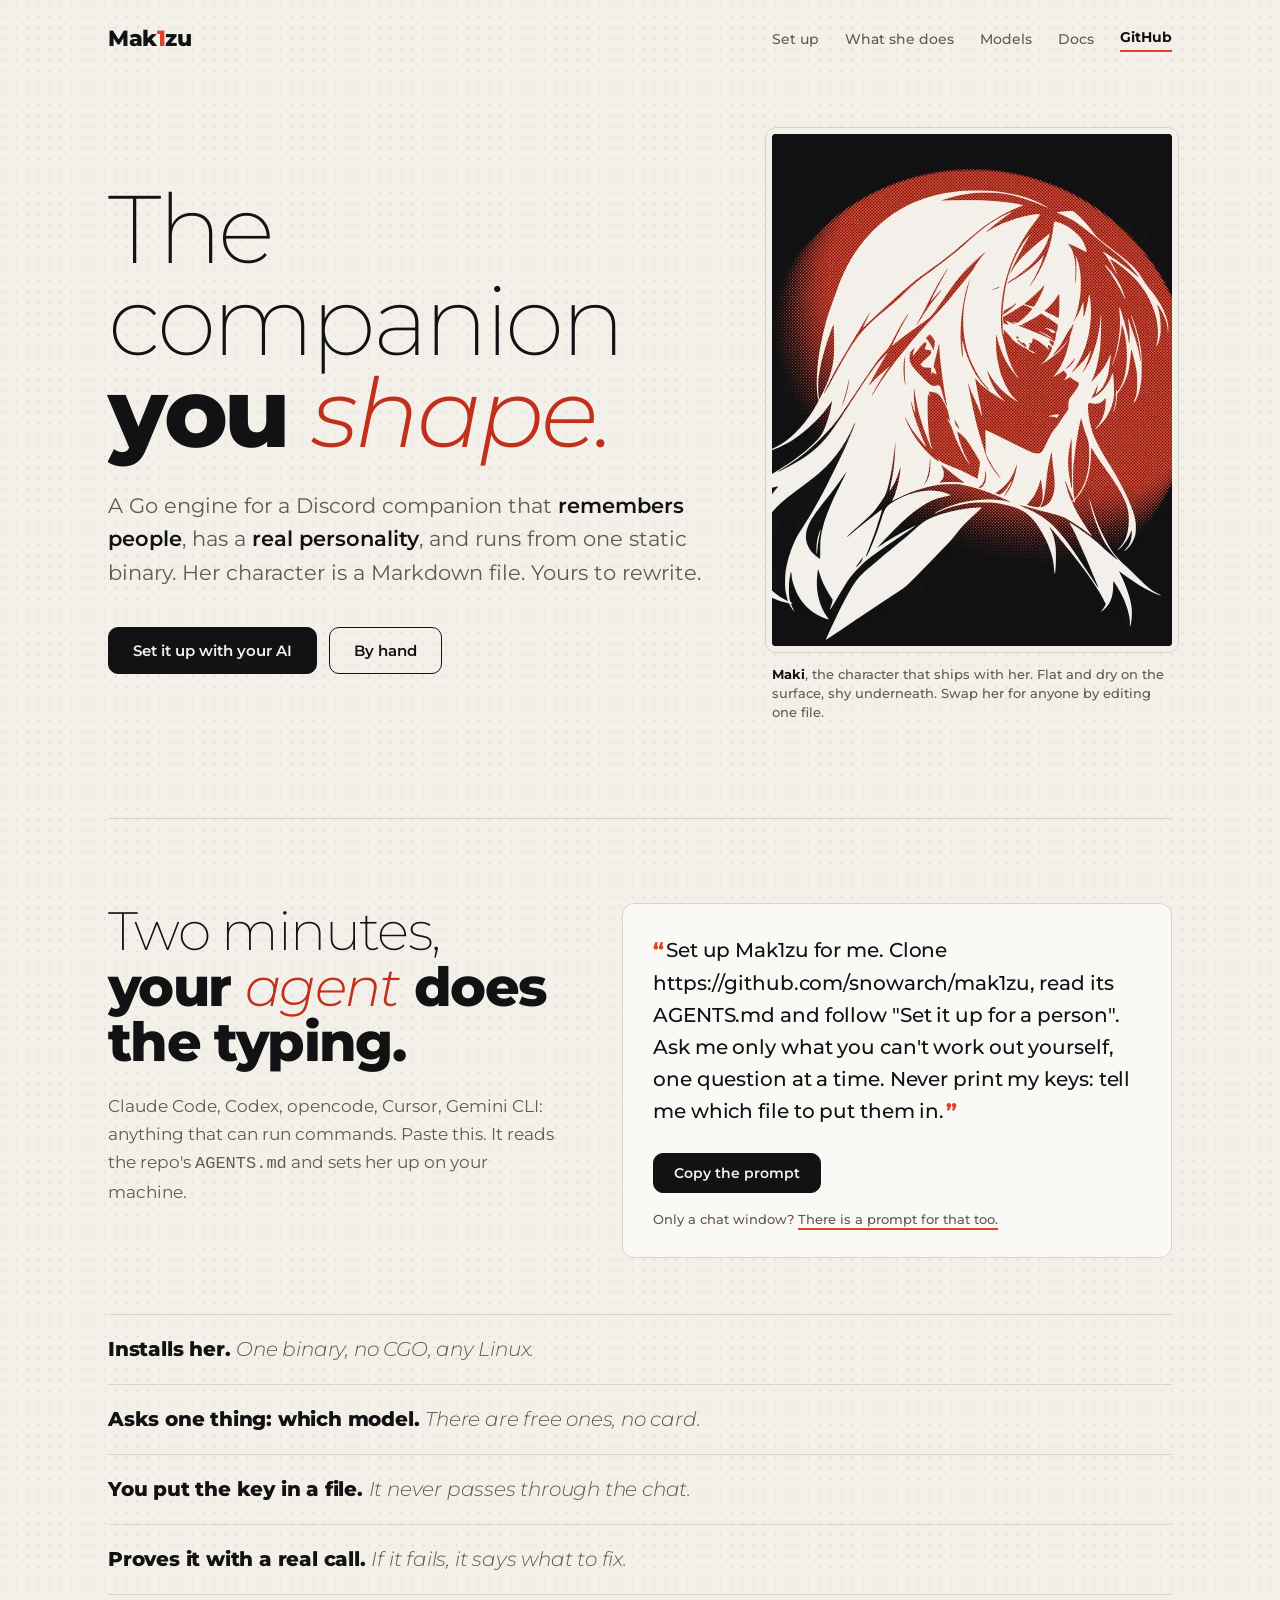
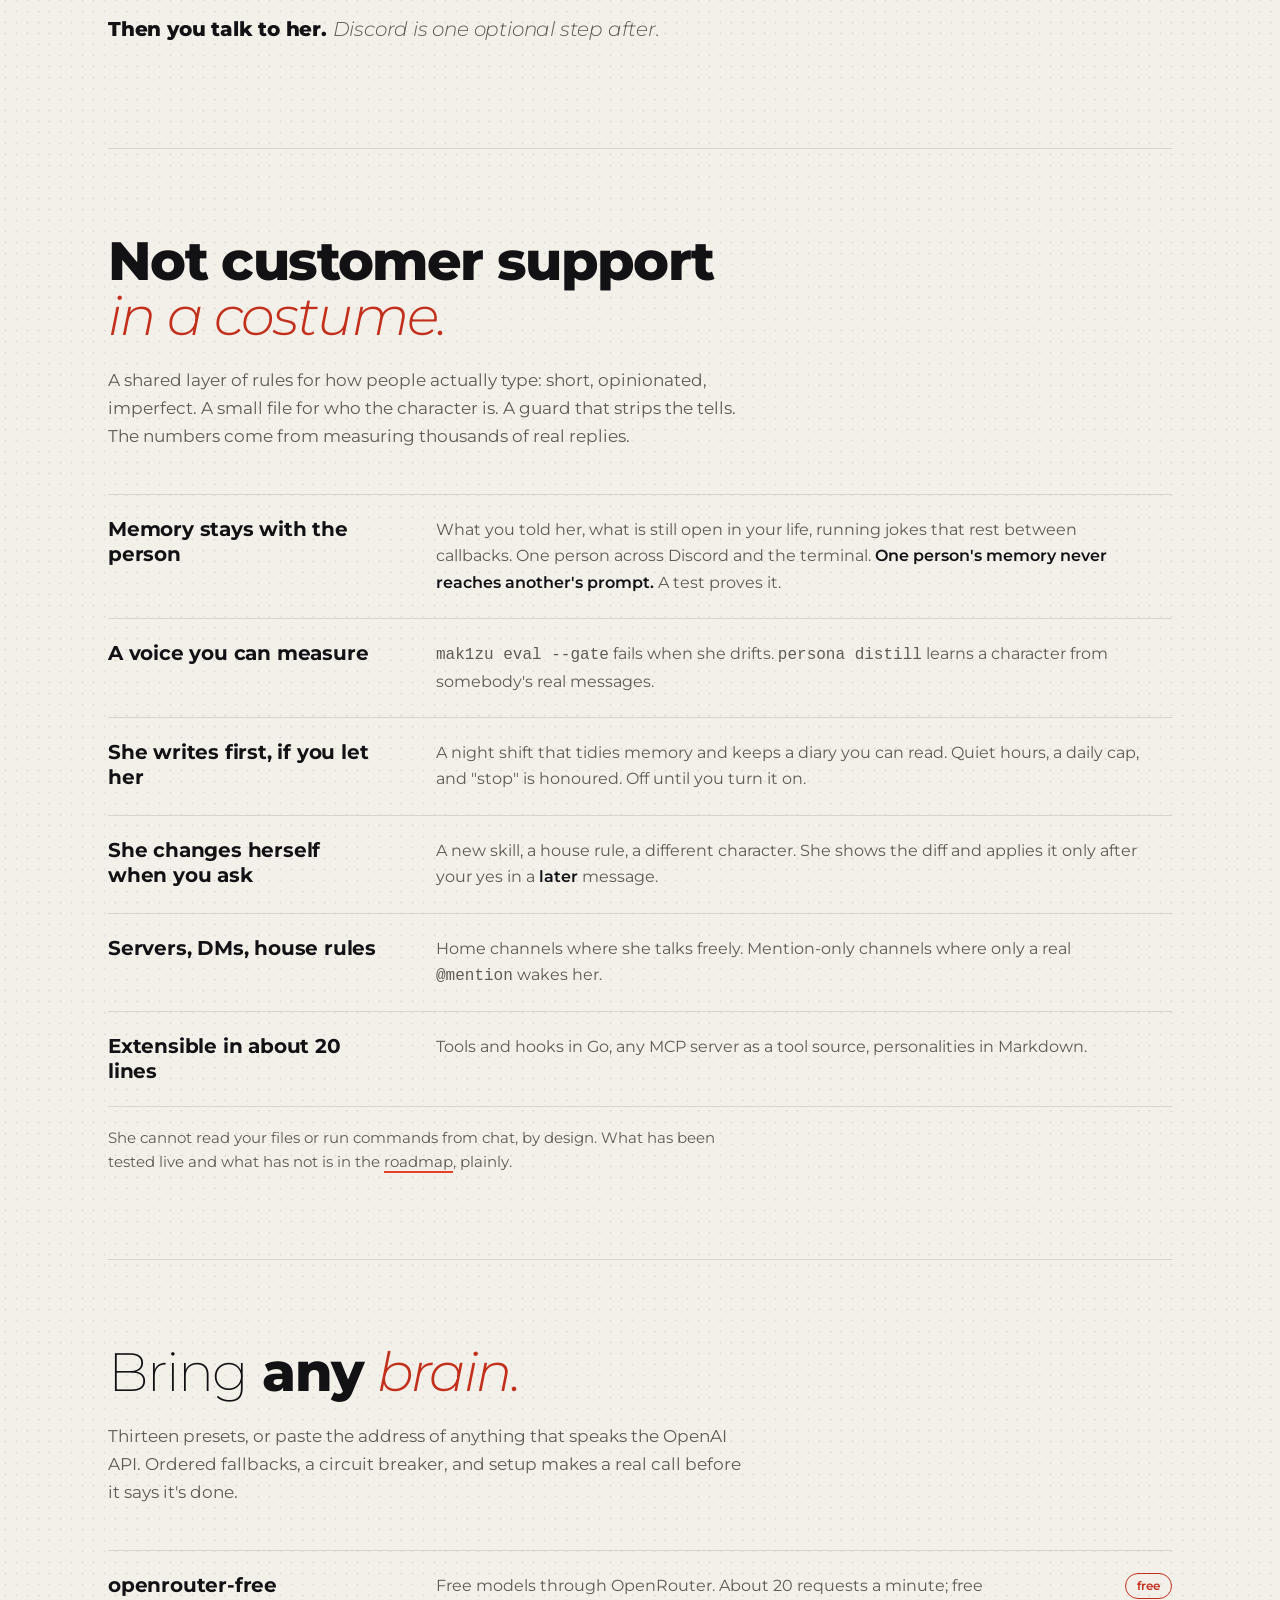
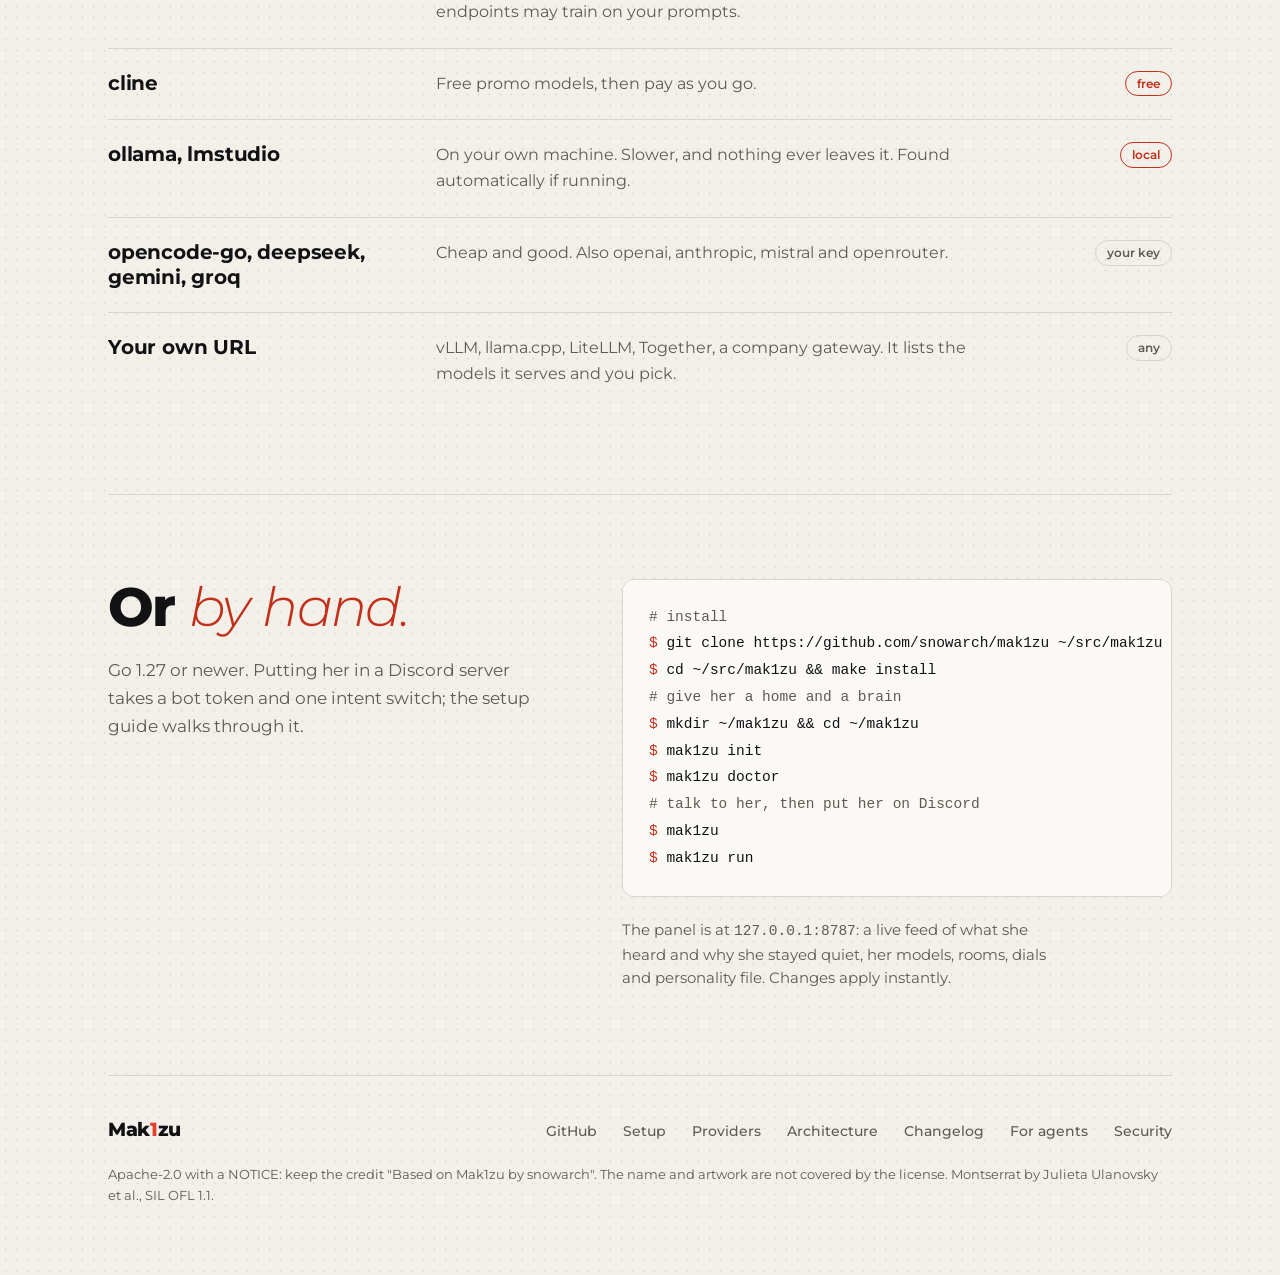
<file: docs/index.html>
<!doctype html>
<html lang="en">
<head>
<meta charset="utf-8">
<meta name="viewport" content="width=device-width,initial-scale=1">
<title>Mak1zu</title>
<meta name="description" content="A companion you shape. A Go engine for a Discord companion that remembers people, has a real personality, and runs from one static binary. Set it up with your coding agent in two minutes.">
<link rel="canonical" href="https://snowarch.github.io/mak1zu/">
<link rel="icon" href="assets/favicon.png">
<link rel="preload" href="assets/fonts/Montserrat-latin.woff2" as="font" type="font/woff2" crossorigin>
<meta property="og:type" content="website">
<meta property="og:title" content="Mak1zu: the companion you shape">
<meta property="og:description" content="Remembers people, has a real personality, runs from one static binary. Set up with your coding agent in two minutes.">
<meta property="og:url" content="https://snowarch.github.io/mak1zu/">
<meta property="og:image" content="https://snowarch.github.io/mak1zu/assets/social.png">
<meta name="twitter:card" content="summary_large_image">
<meta name="theme-color" content="#F3F0EA" media="(prefers-color-scheme: light)">
<meta name="theme-color" content="#121114" media="(prefers-color-scheme: dark)">
<link rel="stylesheet" href="site.css">
</head>
<body>
<div class="wrap">

<header class="top">
  <a class="mark" href="./" aria-label="Mak1zu">Mak<i>1</i>zu</a>
  <nav aria-label="Main">
    <a href="#setup">Set up</a>
    <a href="#what">What she does</a>
    <a href="#brain" class="hide">Models</a>
    <a href="https://github.com/snowarch/mak1zu/blob/main/docs/SETUP.md" class="hide">Docs</a>
    <a class="gh" href="https://github.com/snowarch/mak1zu">GitHub</a>
  </nav>
</header>

<main>
<div class="hero">
  <div>
    <h1><span class="thin l">The companion</span><span class="l l2">you <em>shape.</em></span></h1>
    <p class="lede">A Go engine for a Discord companion that <b>remembers people</b>, has a <b>real personality</b>, and runs from one static binary. Her character is a Markdown file. Yours to rewrite.</p>
    <div class="cta">
      <a class="btn pri" href="#setup">Set it up with your AI</a>
      <a class="btn" href="#hand">By hand</a>
    </div>
  </div>
  <figure class="plate">
    <img src="assets/maki.webp" width="512" height="512" alt="Maki, the default character: a woman in profile with long pale hair, in front of a red halftone sun.">
    <figcaption><b>Maki</b>, the character that ships with her. Flat and dry on the surface, shy underneath. Swap her for anyone by editing one file.</figcaption>
  </figure>
</div>

<section id="setup">
  <div class="split">
    <div>
      <h2><span class="thin">Two minutes,</span><br>your <em>agent</em> does the typing.</h2>
      <p>Claude Code, Codex, opencode, Cursor, Gemini CLI: anything that can run commands. Paste this. It reads the repo's <code>AGENTS.md</code> and sets her up on your machine.</p>
    </div>
    <div>
      <div class="prompt">
        <blockquote><q id="prompt">Set up Mak1zu for me. Clone https://github.com/snowarch/mak1zu, read its AGENTS.md and follow "Set it up for a person". Ask me only what you can't work out yourself, one question at a time. Never print my keys: tell me which file to put them in.</q></blockquote>
        <div class="bar">
          <button class="btn pri" type="button" id="copy" data-for="prompt">Copy the prompt</button>
          <small>Only a chat window? <a href="https://github.com/snowarch/mak1zu#set-it-up-with-your-ai-two-minutes">There is a prompt for that too.</a></small>
        </div>
      </div>
    </div>
  </div>
  <ul class="rows steps">
    <li><h3>Installs her. <span>One binary, no CGO, any Linux.</span></h3></li>
    <li><h3>Asks one thing: which model. <span>There are free ones, no card.</span></h3></li>
    <li><h3>You put the key in a file. <span>It never passes through the chat.</span></h3></li>
    <li><h3>Proves it with a real call. <span>If it fails, it says what to fix.</span></h3></li>
    <li><h3>Then you talk to her. <span>Discord is one optional step after.</span></h3></li>
  </ul>
</section>

<section id="what">
  <div class="split stack">
    <div>
      <h2>Not customer support<br><em>in a costume.</em></h2>
      <p>A shared layer of rules for how people actually type: short, opinionated, imperfect. A small file for who the character is. A guard that strips the tells. The numbers come from measuring thousands of real replies.</p>
    </div>
    <ul class="rows wide">
      <li><h3>Memory stays with the person</h3><p>What you told her, what is still open in your life, running jokes that rest between callbacks. One person across Discord and the terminal. <b>One person's memory never reaches another's prompt.</b> A test proves it.</p></li>
      <li><h3>A voice you can measure</h3><p><code>mak1zu eval --gate</code> fails when she drifts. <code>persona distill</code> learns a character from somebody's real messages.</p></li>
      <li><h3>She writes first, if you let her</h3><p>A night shift that tidies memory and keeps a diary you can read. Quiet hours, a daily cap, and "stop" is honoured. Off until you turn it on.</p></li>
      <li><h3>She changes herself when you ask</h3><p>A new skill, a house rule, a different character. She shows the diff and applies it only after your yes in a <b>later</b> message.</p></li>
      <li><h3>Servers, DMs, house rules</h3><p>Home channels where she talks freely. Mention-only channels where only a real <code>@mention</code> wakes her.</p></li>
      <li><h3>Extensible in about 20 lines</h3><p>Tools and hooks in Go, any MCP server as a tool source, personalities in Markdown.</p></li>
    </ul>
  </div>
  <p class="note">She cannot read your files or run commands from chat, by design. What has been tested live and what has not is in the <a href="https://github.com/snowarch/mak1zu/blob/main/ROADMAP.md">roadmap</a>, plainly.</p>
</section>

<section id="brain">
  <div class="split stack">
    <div>
      <h2><span class="thin">Bring</span> any <em>brain.</em></h2>
      <p>Thirteen presets, or paste the address of anything that speaks the OpenAI API. Ordered fallbacks, a circuit breaker, and setup makes a real call before it says it's done.</p>
    </div>
    <ul class="rows wide brainrows">
      <li><div><h3>openrouter-free</h3></div><p>Free models through OpenRouter. About 20 requests a minute; free endpoints may train on your prompts.</p><span class="tag free">free</span></li>
      <li><div><h3>cline</h3></div><p>Free promo models, then pay as you go.</p><span class="tag free">free</span></li>
      <li><div><h3>ollama, lmstudio</h3></div><p>On your own machine. Slower, and nothing ever leaves it. Found automatically if running.</p><span class="tag free">local</span></li>
      <li><div><h3>opencode-go, deepseek, gemini, groq</h3></div><p>Cheap and good. Also openai, anthropic, mistral and openrouter.</p><span class="tag">your key</span></li>
      <li><div><h3>Your own URL</h3></div><p>vLLM, llama.cpp, LiteLLM, Together, a company gateway. It lists the models it serves and you pick.</p><span class="tag">any</span></li>
    </ul>
  </div>
</section>

<section id="hand">
  <div class="split">
    <div>
      <h2>Or <em>by hand.</em></h2>
      <p>Go 1.27 or newer. Putting her in a Discord server takes a bot token and one intent switch; the setup guide walks through it.</p>
    </div>
    <div>
      <pre><code><span class="c"># install</span>
<span class="p">$ </span>git clone https://github.com/snowarch/mak1zu ~/src/mak1zu
<span class="p">$ </span>cd ~/src/mak1zu &amp;&amp; make install
<span class="c"># give her a home and a brain</span>
<span class="p">$ </span>mkdir ~/mak1zu &amp;&amp; cd ~/mak1zu
<span class="p">$ </span>mak1zu init
<span class="p">$ </span>mak1zu doctor
<span class="c"># talk to her, then put her on Discord</span>
<span class="p">$ </span>mak1zu
<span class="p">$ </span>mak1zu run</code></pre>
      <p class="note">The panel is at <code>127.0.0.1:8787</code>: a live feed of what she heard and why she stayed quiet, her models, rooms, dials and personality file. Changes apply instantly.</p>
    </div>
  </div>
</section>
</main>

<footer>
  <a class="mark" href="./">Mak<i>1</i>zu</a>
  <nav aria-label="Project">
    <a href="https://github.com/snowarch/mak1zu">GitHub</a>
    <a href="https://github.com/snowarch/mak1zu/blob/main/docs/SETUP.md">Setup</a>
    <a href="https://github.com/snowarch/mak1zu/blob/main/docs/PROVIDERS.md">Providers</a>
    <a href="https://github.com/snowarch/mak1zu/blob/main/docs/ARCHITECTURE.md">Architecture</a>
    <a href="https://github.com/snowarch/mak1zu/blob/main/CHANGELOG.md">Changelog</a>
    <a href="https://github.com/snowarch/mak1zu/blob/main/AGENTS.md">For agents</a>
    <a href="https://github.com/snowarch/mak1zu/blob/main/SECURITY.md">Security</a>
  </nav>
  <p>Apache-2.0 with a NOTICE: keep the credit "Based on Mak1zu by snowarch". The name and artwork are not covered by the license. Montserrat by Julieta Ulanovsky et al., SIL OFL 1.1.</p>
</footer>

</div>
<script>
document.getElementById("copy").addEventListener("click",function(){
  var b=this,t=document.getElementById(b.dataset.for).textContent.trim();
  function done(ok){var o=b.textContent;b.textContent=ok?"Copied":"Select it and copy";setTimeout(function(){b.textContent=o},1800)}
  if(navigator.clipboard&&navigator.clipboard.writeText){navigator.clipboard.writeText(t).then(function(){done(true)},function(){done(false)})}else{done(false)}
});
</script>
</body>
</html>
</file>
<file: docs/site.css>
/* Mak1zu site. Same world as the panel: sumi ink on washi paper, one shu red,
   a dot grid. Type is Montserrat only, and it does the work: weight 200 against
   800, upright against italic. Vanilla CSS, no build. */
@font-face{font-family:"Montserrat";src:url(assets/fonts/Montserrat-latin.woff2) format("woff2");font-weight:100 900;font-style:normal;font-display:swap}
@font-face{font-family:"Montserrat";src:url(assets/fonts/Montserrat-italic-latin.woff2) format("woff2");font-weight:100 900;font-style:italic;font-display:swap}
:root{
  --bg:#F3F0EA;--paper:#FBF9F5;--ink:#121114;--mut:#5f5a53;--line:#d9d4ca;--soft:#ebe6dc;
  --shu:#E4412B;--shu-text:#C2301C;--shu-ink:#fff;--dot:rgba(18,17,20,.06);
  --sans:"Montserrat",system-ui,-apple-system,"Segoe UI",sans-serif;
  --mono:ui-monospace,"JetBrains Mono","SF Mono",Menlo,Consolas,monospace;
  --ease:cubic-bezier(.16,1,.3,1);
  color-scheme:light;
}
@media (prefers-color-scheme:dark){:root:not([data-theme=light]){
  --bg:#121114;--paper:#1a181d;--ink:#F3F0EA;--mut:#a8a299;--line:#2c2a30;--soft:#232127;
  --shu:#EC5640;--shu-text:#F27560;--shu-ink:#121114;--dot:rgba(243,240,234,.045);color-scheme:dark}}
:root[data-theme=dark]{--bg:#121114;--paper:#1a181d;--ink:#F3F0EA;--mut:#a8a299;--line:#2c2a30;--soft:#232127;--shu:#EC5640;--shu-text:#F27560;--shu-ink:#121114;--dot:rgba(243,240,234,.045);color-scheme:dark}

*{box-sizing:border-box}
html{scroll-behavior:smooth;scroll-padding-top:24px}
body{margin:0;background:var(--bg);color:var(--ink);font:400 17px/1.65 var(--sans);
  background-image:radial-gradient(var(--dot) 1.1px,transparent 1.3px);background-size:11px 11px;
  -webkit-font-smoothing:antialiased;text-rendering:optimizeLegibility}
::selection{background:var(--shu);color:var(--shu-ink)}
*{scrollbar-width:thin;scrollbar-color:var(--line) transparent}
a{color:inherit;text-decoration-color:var(--shu);text-decoration-thickness:2px;text-underline-offset:4px}
a:hover{color:var(--shu-text)}
a:focus-visible,button:focus-visible{outline:2px solid var(--shu);outline-offset:3px;border-radius:4px}
img{display:block;max-width:100%}
code,pre{font-family:var(--mono)}
.wrap{max-width:1120px;margin:0 auto;padding:0 28px}

/* top */
.top{display:flex;align-items:center;gap:28px;padding:26px 0}
.mark{font-weight:800;font-size:22px;letter-spacing:-.02em;text-decoration:none;line-height:1}
.mark i{color:var(--shu);font-style:normal}
.top nav{margin-left:auto;display:flex;gap:26px;align-items:center;font-size:14px;font-weight:500}
.top nav a{text-decoration:none;color:var(--mut)}
.top nav a:hover{color:var(--ink)}
.top nav .gh{color:var(--ink);font-weight:700;border-bottom:2px solid var(--shu);padding-bottom:1px}

/* hero */
.hero{display:grid;grid-template-columns:minmax(0,1.2fr) minmax(0,.8fr);gap:64px;align-items:center;padding:56px 0 96px}
h1{margin:0;font-size:clamp(3.1rem,8.4vw,6rem);line-height:.96;letter-spacing:-.035em;font-weight:800;text-wrap:balance}
h1 .thin{font-weight:200;display:block}
h1 em{font-style:italic;font-weight:300;color:var(--shu-text);letter-spacing:-.03em}
.hero p.lede{font-size:clamp(1.05rem,2vw,1.3rem);line-height:1.6;max-width:34em;margin:30px 0 0;color:var(--mut);font-weight:400}
.hero p.lede b{color:var(--ink);font-weight:600}
.cta{display:flex;flex-wrap:wrap;gap:12px;margin-top:38px;align-items:center}
.btn{display:inline-flex;align-items:center;gap:8px;font:600 15px/1 var(--sans);padding:15px 24px;border-radius:10px;border:1px solid var(--ink);background:none;color:var(--ink);text-decoration:none;cursor:pointer;transition:background .18s,color .18s,border-color .18s}
.btn:hover{border-color:var(--shu);color:var(--shu-text)}
.btn.pri{background:var(--ink);color:var(--bg)}
.btn.pri:hover{background:var(--shu);border-color:var(--shu);color:var(--shu-ink)}
.plate{margin:0;position:relative}
.plate img{width:100%;aspect-ratio:4/5;object-fit:cover;object-position:50% 40%;border-radius:4px;background:#121114;outline:1px solid var(--line);outline-offset:6px}
.plate figcaption{font-size:12.5px;color:var(--mut);margin-top:20px;line-height:1.5;font-weight:500}
.plate figcaption b{color:var(--ink);font-weight:700}

/* blocks */
section{padding:84px 0;border-top:1px solid var(--line)}
h2{margin:0;font-size:clamp(2rem,4.6vw,3.4rem);line-height:1.02;letter-spacing:-.03em;font-weight:800;text-wrap:balance}
h2 .thin{font-weight:200}
h2 em{font-style:italic;font-weight:300;color:var(--shu-text)}
.split{display:grid;grid-template-columns:minmax(0,.9fr) minmax(0,1.1fr);gap:64px;align-items:start}
.split>div>p{max-width:30em;color:var(--mut);margin:22px 0 0}
.rows{margin:0;padding:0;list-style:none;border-top:1px solid var(--line)}
.rows li{display:grid;grid-template-columns:minmax(0,15em) minmax(0,1fr);gap:8px 32px;padding:22px 0;border-bottom:1px solid var(--line)}
.rows h3{margin:0;font-size:20px;line-height:1.25;font-weight:700;letter-spacing:-.01em}
.rows p{margin:0;color:var(--mut);font-size:16px;max-width:36em}
.rows p b{color:var(--ink);font-weight:600}
.rows .tag{justify-self:end;align-self:start;font-size:12px;font-weight:600;color:var(--mut);border:1px solid var(--line);border-radius:99px;padding:2px 11px;white-space:nowrap}
.rows .tag.free{color:var(--shu-text);border-color:currentColor}
.steps li{grid-template-columns:minmax(0,1fr)}
.steps h3{font-weight:800}
.steps h3 span{font-weight:300;font-style:italic;color:var(--mut)}

/* the prompt */
.prompt{background:var(--paper);border:1px solid var(--line);border-radius:12px;padding:30px 30px 26px;position:relative}
.prompt blockquote{margin:0;font-size:clamp(1.05rem,1.7vw,1.22rem);line-height:1.65;font-weight:500;letter-spacing:-.005em}
.prompt blockquote q{quotes:none}
.prompt blockquote q::before{content:"\201C";color:var(--shu);font-weight:800;margin-right:2px}
.prompt blockquote q::after{content:"\201D";color:var(--shu);font-weight:800;margin-left:2px}
.prompt .bar{display:flex;align-items:center;gap:16px;margin-top:26px;flex-wrap:wrap}
.prompt .bar small{color:var(--mut);font-size:13px;font-weight:500}
.prompt .btn{padding:12px 20px;font-size:14px}
.prompt.alt{margin-top:18px;background:none;padding:22px 26px}
.prompt.alt blockquote{font-size:15px;font-weight:400;color:var(--mut)}

/* by hand */
pre{margin:0;background:var(--paper);border:1px solid var(--line);border-radius:12px;padding:24px 26px;overflow-x:auto;font-size:14.5px;line-height:1.85;tab-size:2}
pre .c{color:var(--mut)}
pre .p{color:var(--shu-text);user-select:none}
.note{color:var(--mut);font-size:14.5px;margin:20px 0 0;max-width:42em}

/* footer */
footer{border-top:1px solid var(--line);padding:44px 0 72px;display:flex;flex-wrap:wrap;gap:20px 48px;align-items:baseline;font-size:14px;color:var(--mut)}
footer .mark{color:var(--ink);font-size:19px}
footer nav{display:flex;flex-wrap:wrap;gap:8px 26px;margin-left:auto;font-weight:500}
footer nav a{text-decoration:none}
footer nav a:hover{color:var(--ink)}
footer p{margin:0;flex-basis:100%;font-size:13px}

/* one authored moment: the headline lands line by line, the plate fades in behind it */
@media (prefers-reduced-motion:no-preference){
  .hero h1>*,.hero h1 .l{animation:rise 1.1s var(--ease) both}
  .hero h1 .thin{animation-delay:.05s}
  .hero h1 .l2{animation-delay:.18s}
  .hero p.lede{animation:rise 1.1s var(--ease) .34s both}
  .hero .cta{animation:rise 1.1s var(--ease) .46s both}
  .plate{animation:fade 1.6s var(--ease) .2s both}
  @keyframes rise{from{opacity:0;transform:translateY(22px);filter:blur(4px)}to{opacity:1;transform:none;filter:none}}
  @keyframes fade{from{opacity:0;transform:scale(1.015)}to{opacity:1;transform:none}}
}

@media(max-width:900px){
  .hero{grid-template-columns:1fr;gap:44px;padding:28px 0 64px}
  .plate{max-width:420px}
  .plate img{aspect-ratio:1/1}
  .split{grid-template-columns:1fr;gap:36px}
  section{padding:60px 0}
}
@media(max-width:600px){
  body{font-size:16px}
  .wrap{padding:0 20px}
  .top{gap:16px;padding:18px 0}.top nav{gap:16px}.top nav .hide{display:none}
  .rows li{grid-template-columns:1fr}
  .rows .tag{justify-self:start;order:-1}
  .prompt{padding:22px 20px}
  pre{font-size:13px;padding:18px}
  footer nav{margin-left:0}
}
#setup .steps{margin-top:56px}

/* stacked sections: heading on top, the list gets the full measure */
.split.stack{grid-template-columns:1fr;gap:44px}
.split.stack>div>p{max-width:38em}
.rows.wide li{grid-template-columns:minmax(0,16em) minmax(0,1fr);gap:8px 56px}
.rows.wide p{max-width:44em}
.rows.brainrows li{grid-template-columns:minmax(0,16em) minmax(0,1fr) 5.5em}
@media(max-width:700px){.rows.wide li,.rows.brainrows li{grid-template-columns:1fr}}
.steps li:last-child,.brainrows li:last-child{border-bottom:0}
</file>
